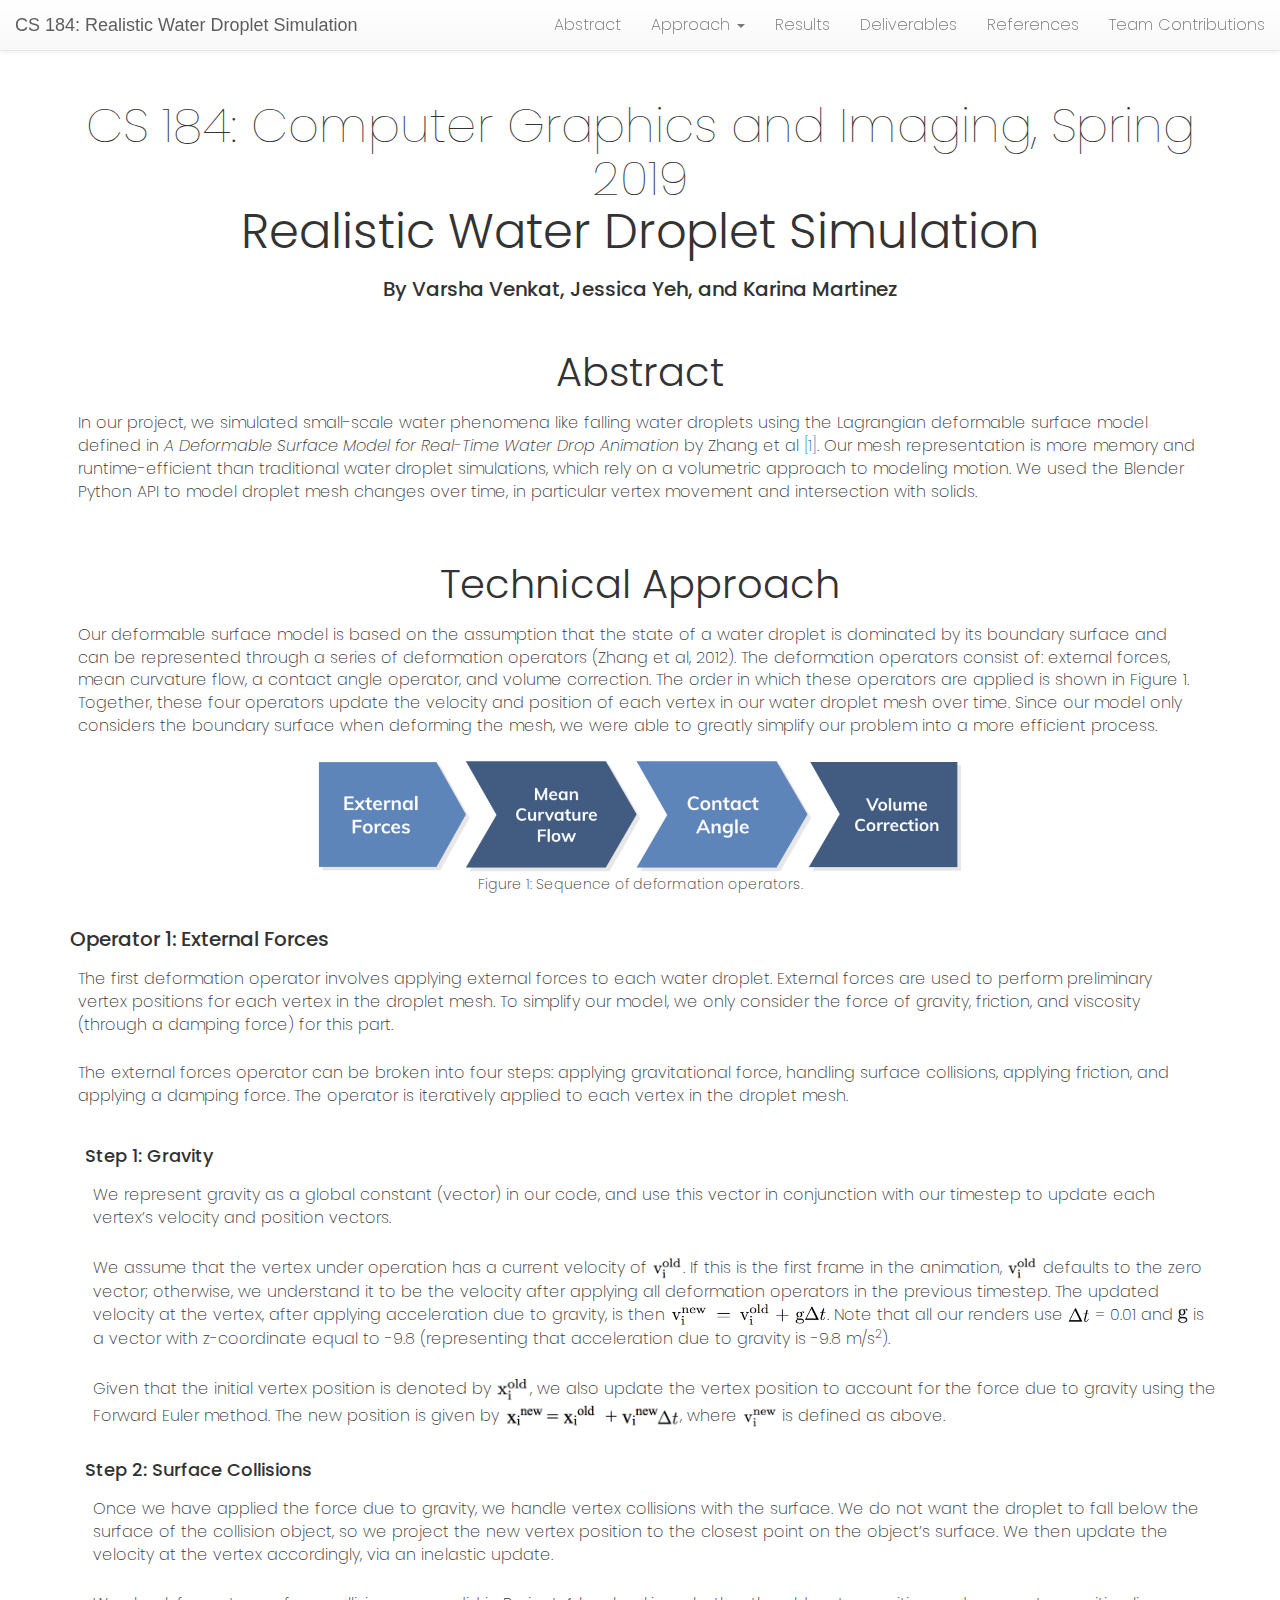
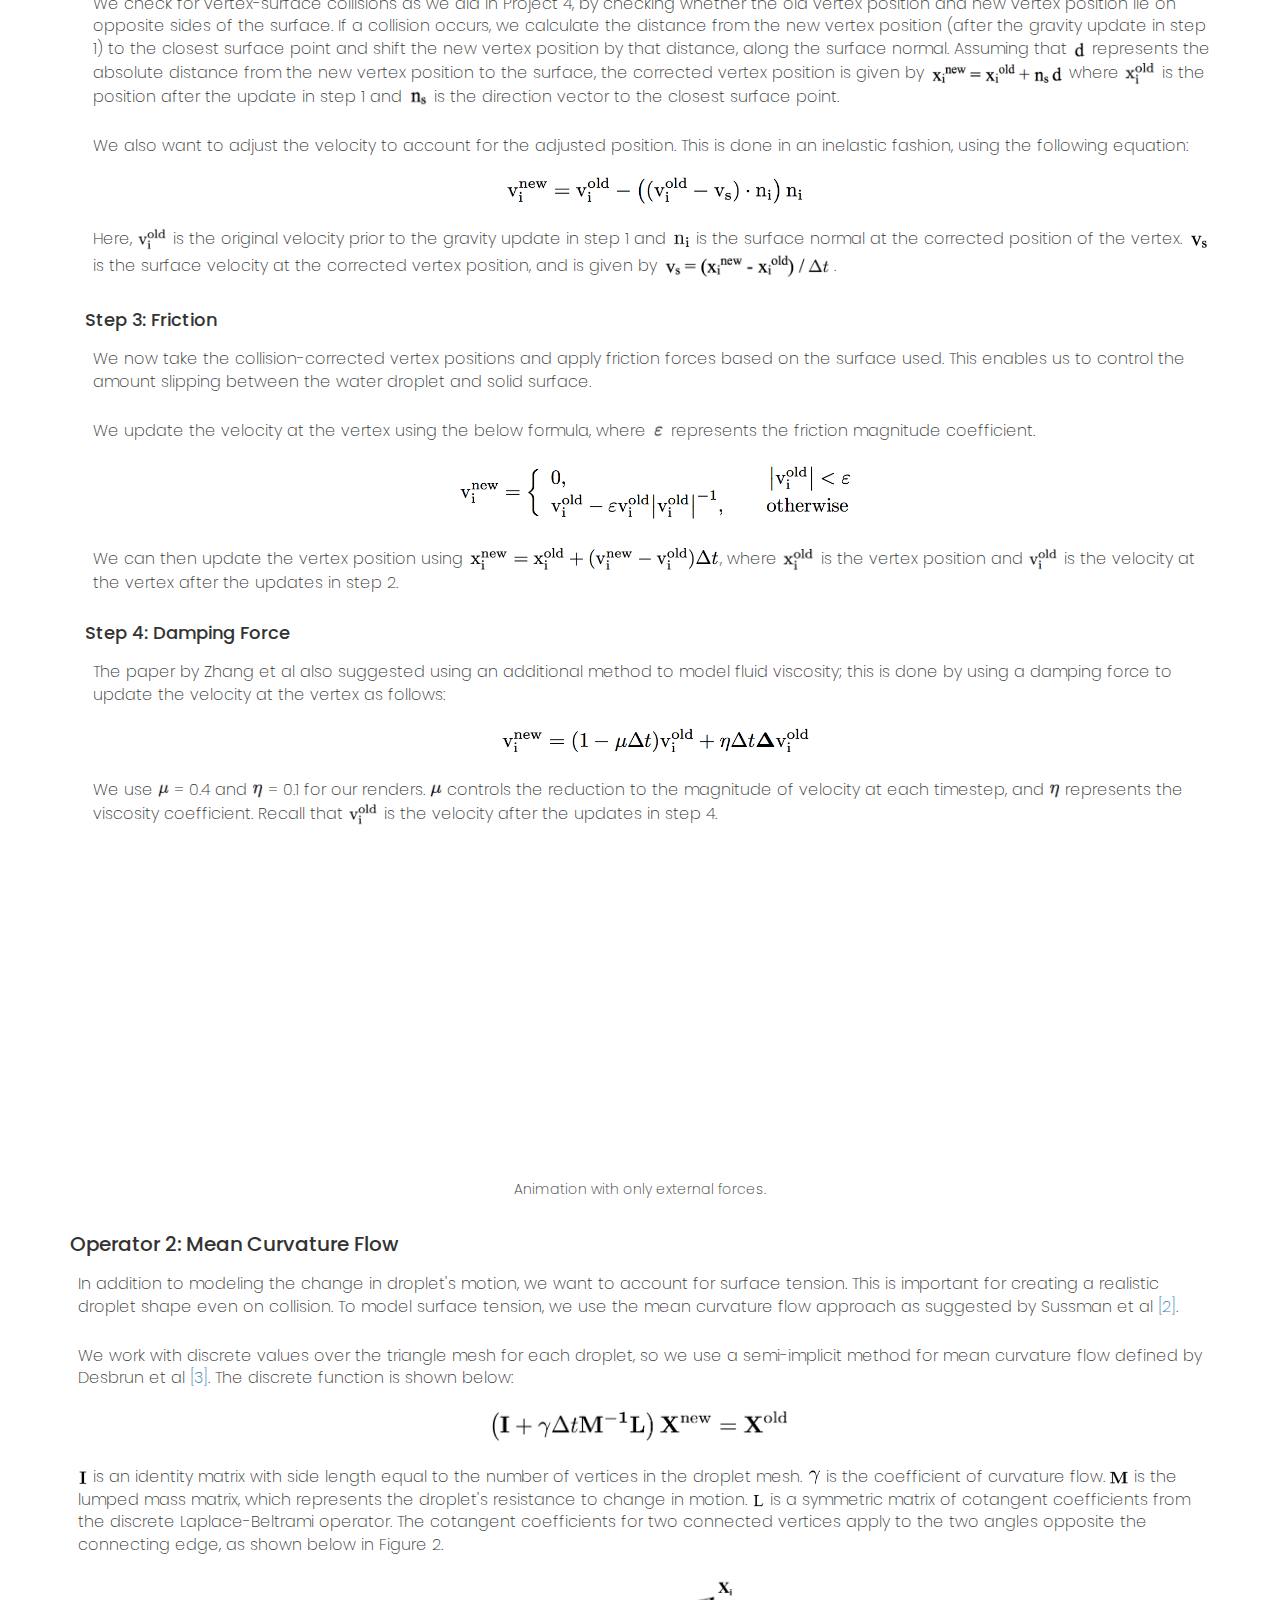
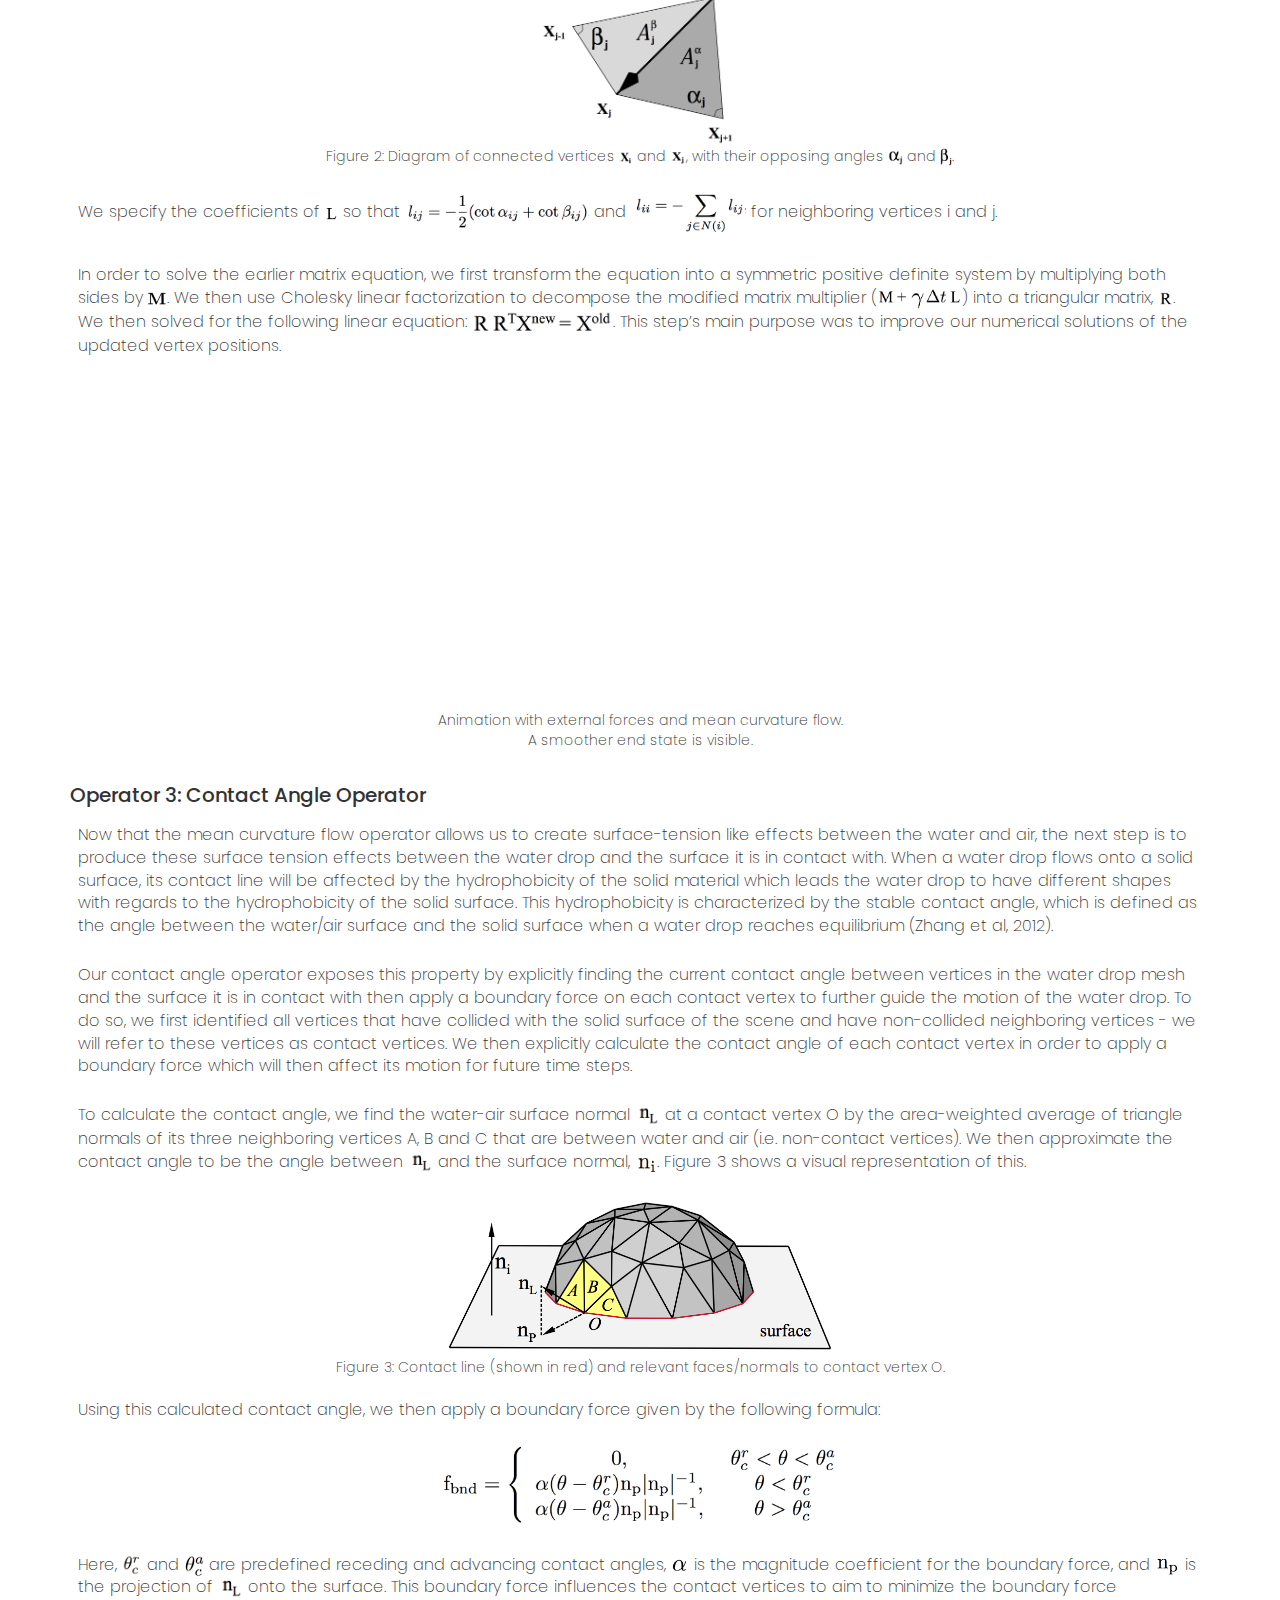
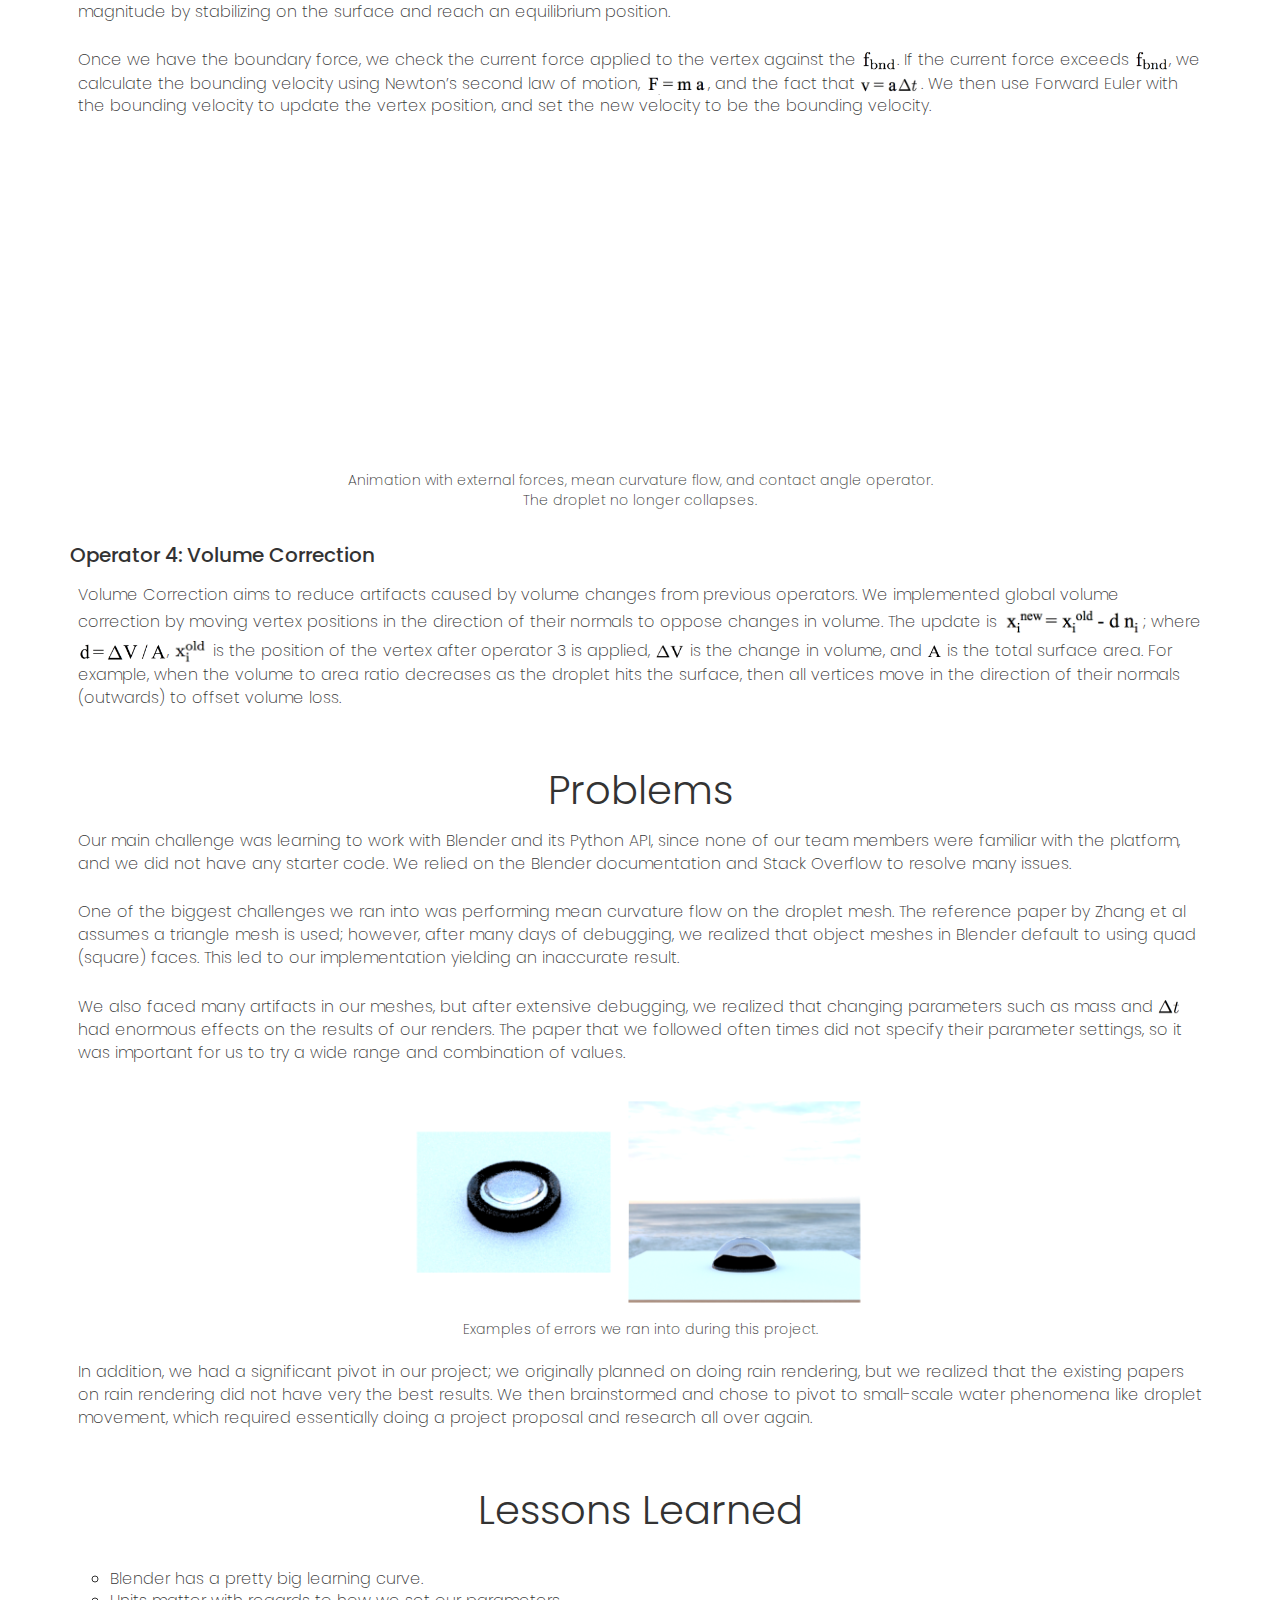
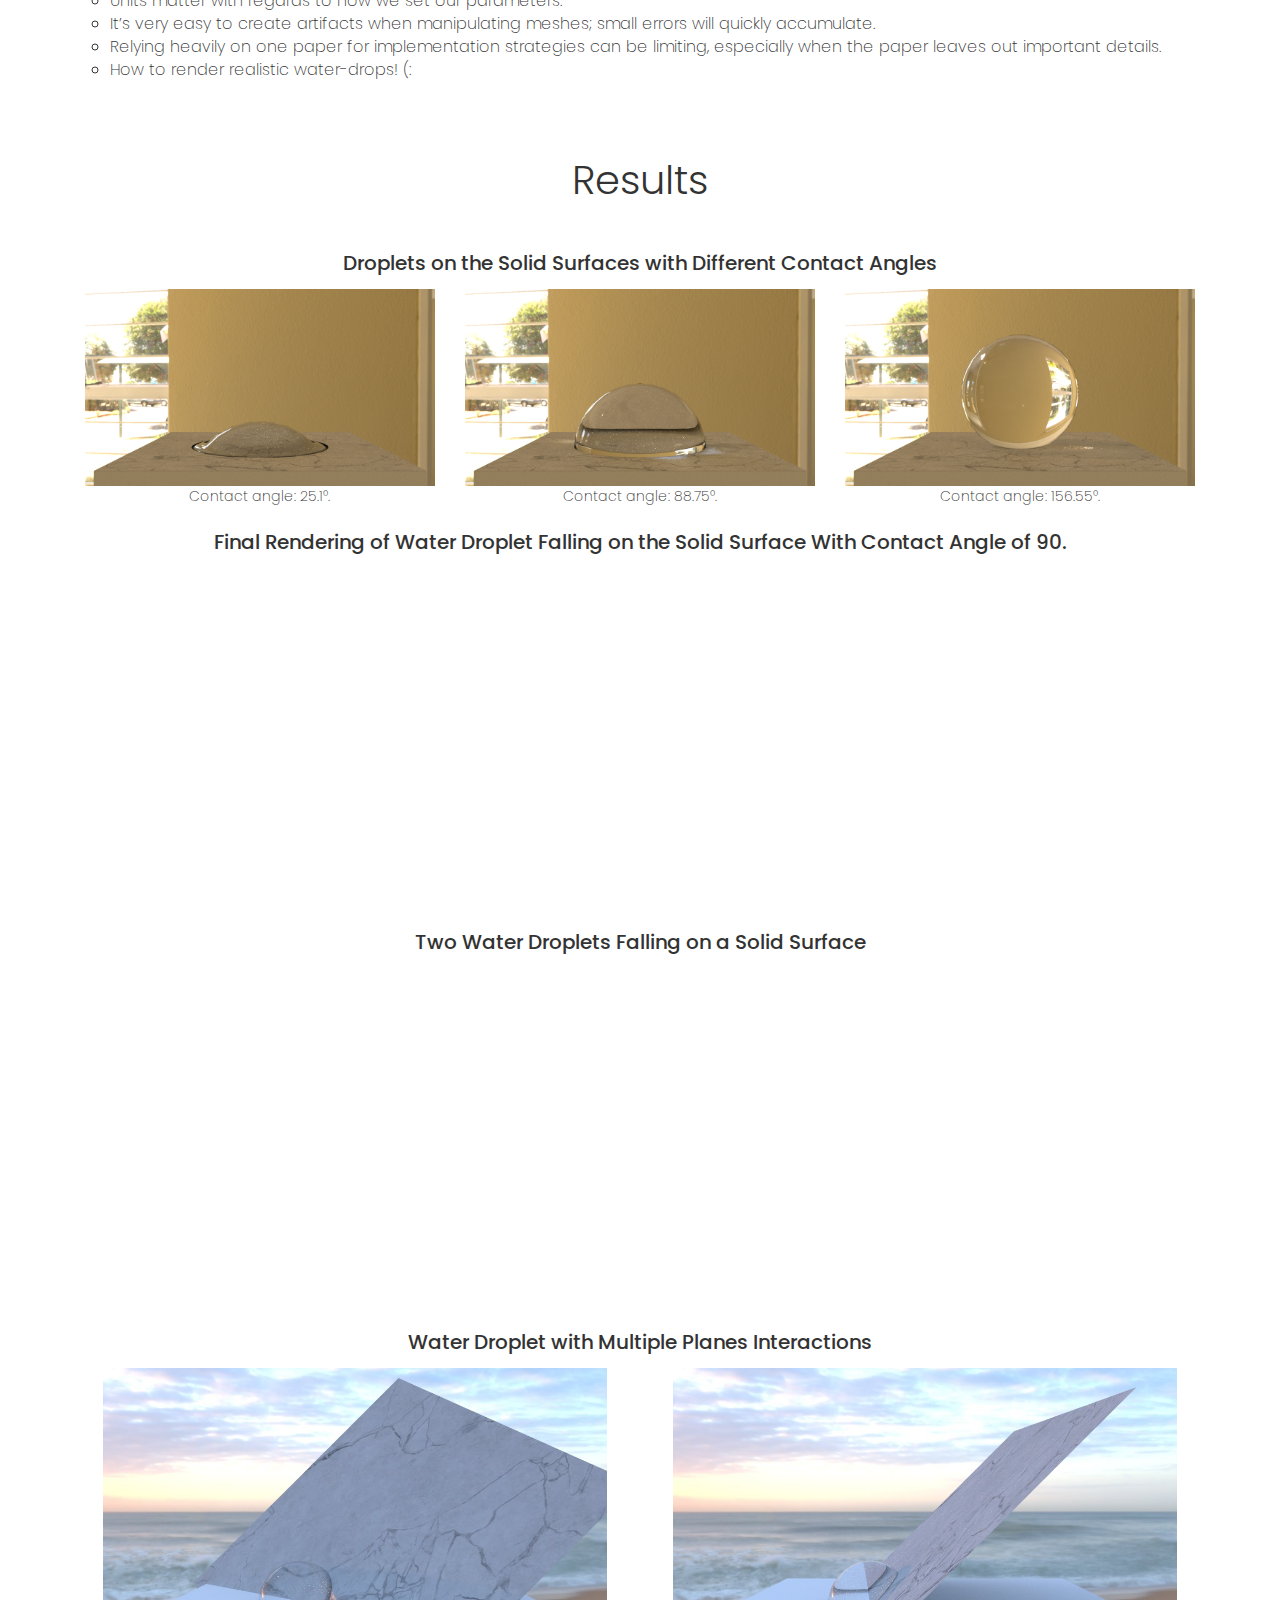
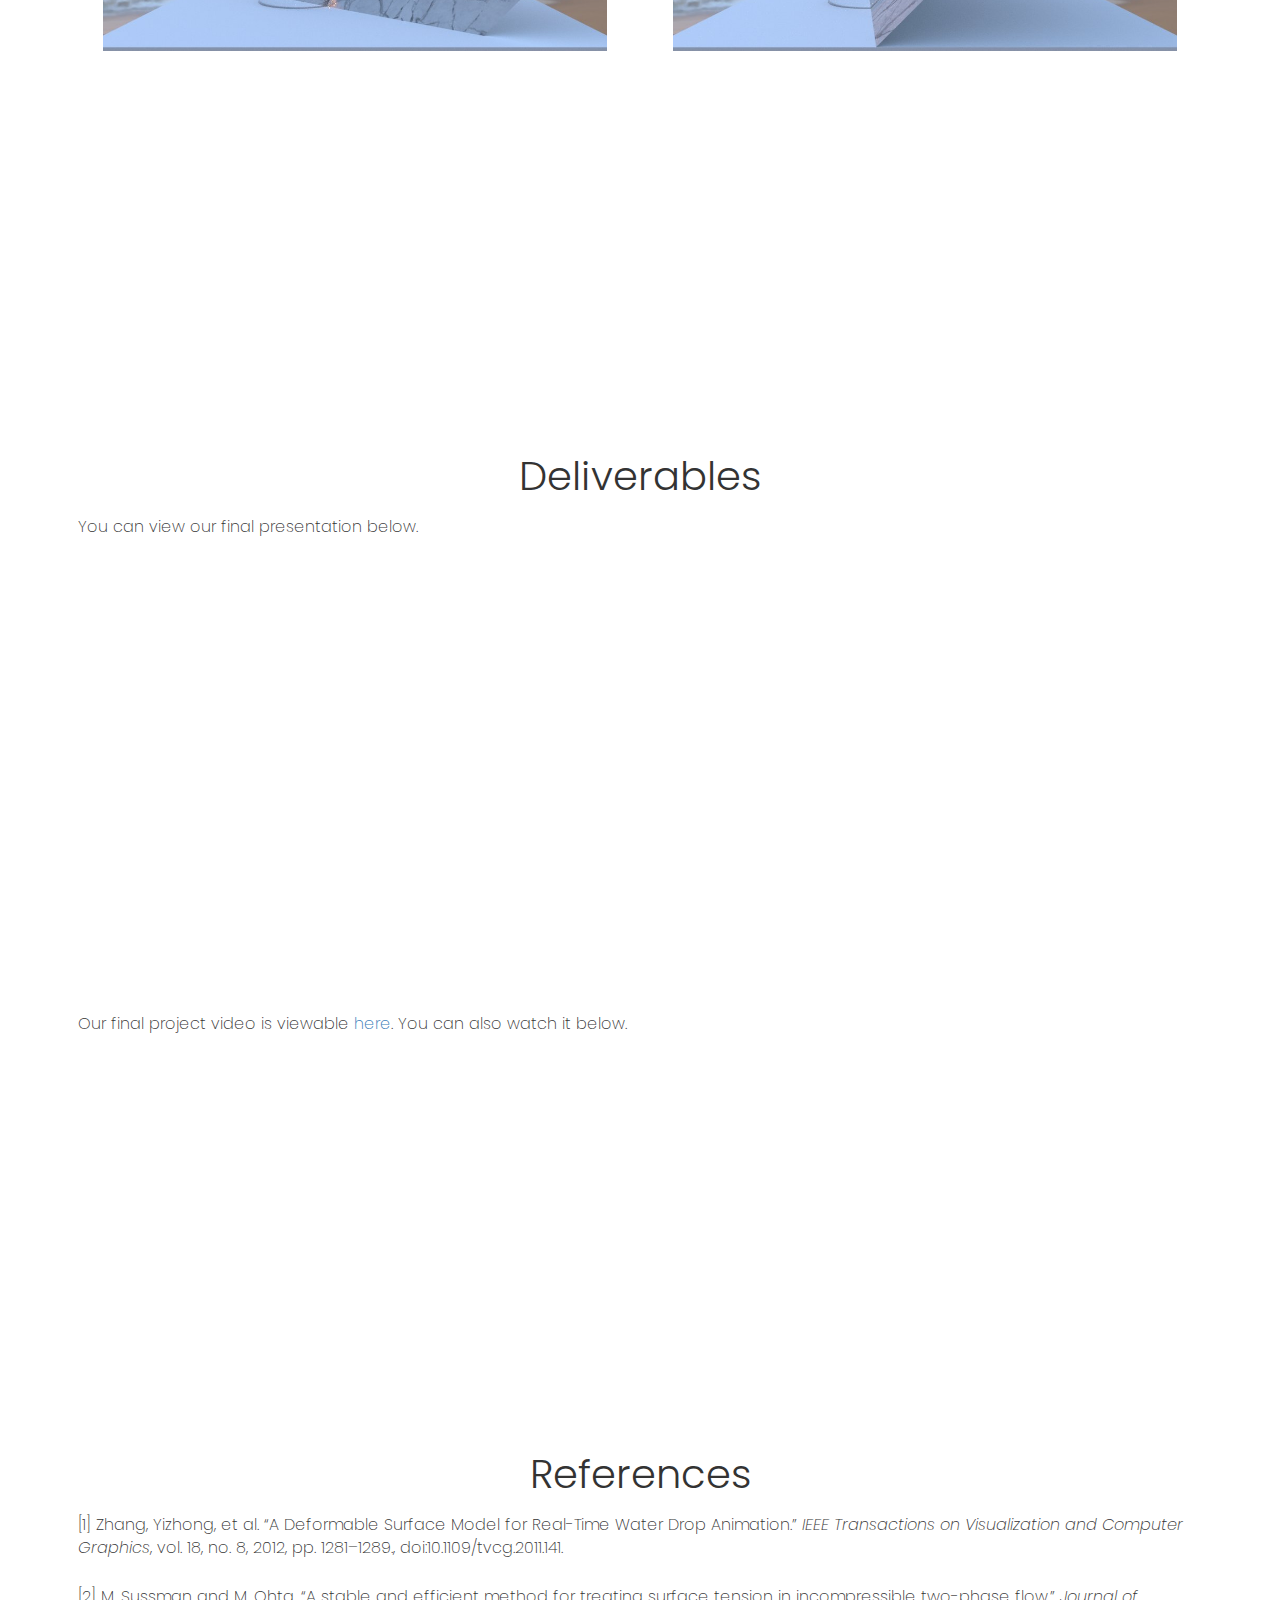
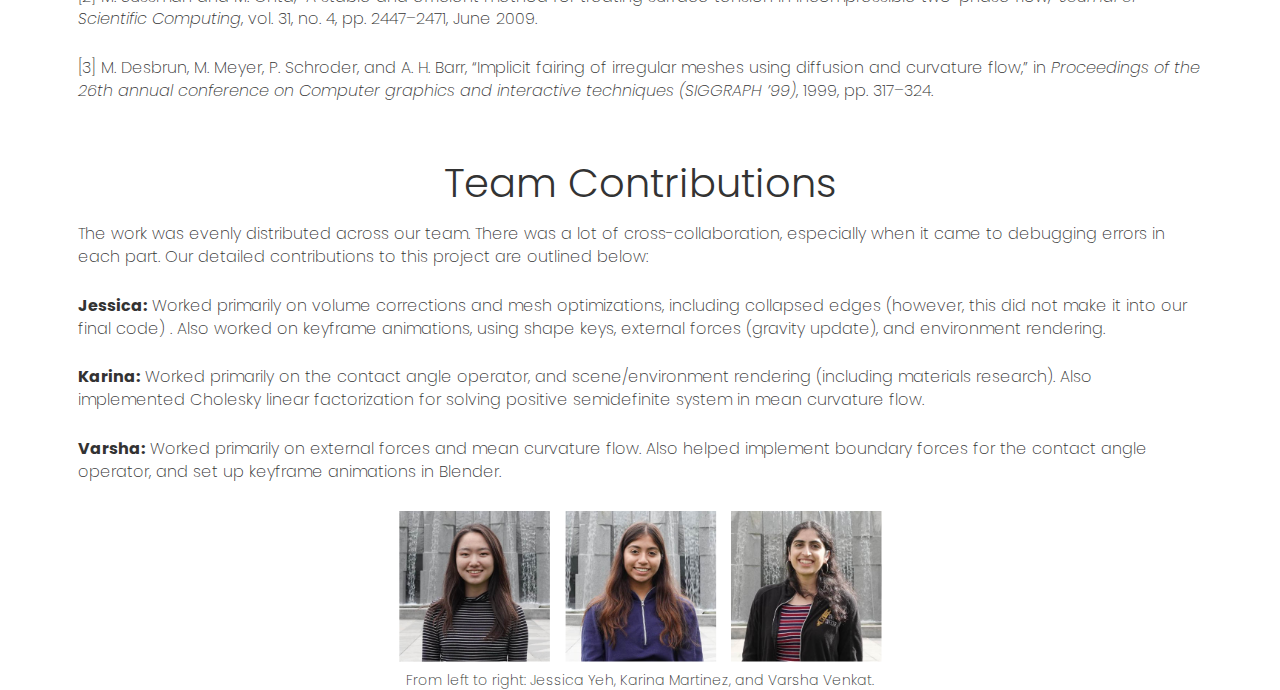
<file: index.html>
<!DOCTYPE html>
<html>
<head>

	<title>Water-Drop Simulation</title>

	<link rel="icon" type="image/png" href="drop.png">


	<!-- Latest compiled and minified CSS -->
	<link rel="stylesheet" href="https://stackpath.bootstrapcdn.com/bootstrap/3.4.1/css/bootstrap.min.css" integrity="sha384-HSMxcRTRxnN+Bdg0JdbxYKrThecOKuH5zCYotlSAcp1+c8xmyTe9GYg1l9a69psu" crossorigin="anonymous">

	<!-- Optional theme -->
	<link rel="stylesheet" href="https://stackpath.bootstrapcdn.com/bootstrap/3.4.1/css/bootstrap-theme.min.css" integrity="sha384-6pzBo3FDv/PJ8r2KRkGHifhEocL+1X2rVCTTkUfGk7/0pbek5mMa1upzvWbrUbOZ" crossorigin="anonymous">

	<!-- Latest compiled and minified JavaScript -->
	<script src="https://ajax.googleapis.com/ajax/libs/jquery/3.4.0/jquery.min.js"></script>
	<script src="https://stackpath.bootstrapcdn.com/bootstrap/3.4.1/js/bootstrap.min.js" integrity="sha384-aJ21OjlMXNL5UyIl/XNwTMqvzeRMZH2w8c5cRVpzpU8Y5bApTppSuUkhZXN0VxHd" crossorigin="anonymous"></script>

	<link href="https://fonts.googleapis.com/css?family=Poppins:100,200,300,500" rel="stylesheet">
	<link rel="stylesheet" href="css/main.css">
</head>

<body>
	<!-- Navbar -->
	<nav class="navbar navbar-default navbar-fixed-top">
	  <div class="container-fluid">
	    <!-- Brand and toggle get grouped for better mobile display -->
	    <div class="navbar-header">
	      <button type="button" class="navbar-toggle collapsed" data-toggle="collapse" data-target="#bs-example-navbar-collapse-1" aria-expanded="false">
	        <span class="sr-only">Toggle navigation</span>
	        <span class="icon-bar"></span>
	        <span class="icon-bar"></span>
	        <span class="icon-bar"></span>
	      </button>
	      <a class="navbar-brand" href="#">CS 184: Realistic Water Droplet Simulation</a>
	    </div>

	    <!-- Collect the nav links, forms, and other content for toggling -->
	    <div class="collapse navbar-collapse" id="bs-example-navbar-collapse-1">
				<ul class="nav navbar-nav navbar-right">
					<li><a href="#abstract">Abstract</a></li>
	        <li class="dropdown">
	          <a href="#" class="dropdown-toggle" data-toggle="dropdown" role="button" aria-haspopup="true" aria-expanded="false">Approach <span class="caret"></span></a>
	          <ul class="dropdown-menu">
							<li id="technical-dropdown"><a href="#technical-approach">Technical Approach</a></li>
								<li class="deform-op">
									<a href="#external-forces" style="padding-left:2em;">
										<span class="glyphicon glyphicon-menu-right" style="font-size: 0.9em;"></span>
										External Forces
									</a>
								</li>
								<li class="deform-op">
									<a href="#mean-curvature-flow" style="padding-left:2em;">
										<span class="glyphicon glyphicon-menu-right" style="font-size: 0.9em;"></span>
										Mean Curvature Flow
									</a>
								</li>
								<li class="deform-op">
									<a href="#contact-angle-operator" style="padding-left:2em;">
										<span class="glyphicon glyphicon-menu-right" style="font-size: 0.9em;"></span>
										Contact Angle Operator
									</a>
								</li>
								<li class="deform-op">
									<a href="#volume-correction" style="padding-left:2em;">
										<span class="glyphicon glyphicon-menu-right" style="font-size: 0.9em;"></span>
										Volume Correction
									</a>
								</li>
	            <li role="separator" class="divider"></li>
	            <li><a href="#problems">Problems</a></li>
	            <li role="separator" class="divider"></li>
	            <li><a href="#lessons-learned">Lessons Learned</a></li>
	          </ul>
	        </li>
					<li><a href="#results">Results</a></li>
					<li><a href="#deliverables">Deliverables</a></li>
					<li><a href="#references">References</a></li>
					<li><a href="#contributions">Team Contributions</a></li>
      </ul>
	    </div><!-- /.navbar-collapse -->
	  </div><!-- /.container-fluid -->
	</nav>

	<div class="container">

		<!-- Header -->
		<h1>CS 184: Computer Graphics and Imaging, Spring 2019<br>
			<span class="sp-1">Realistic Water Droplet Simulation</span></h1>
			<h3>By Varsha Venkat, Jessica Yeh, and Karina Martinez</h3>

		<!-- Abstract -->
		<a class="anchor" id="abstract"></a>
		<h2>Abstract</h2>

			<p>
				In our project, we simulated small-scale water phenomena like falling water droplets using the Lagrangian deformable surface model defined in <i>A Deformable Surface Model for Real-Time Water Drop Animation</i> by Zhang et al <a href="#ref-1">[1]</a>. Our mesh representation is more memory and runtime-efficient than traditional water droplet simulations, which rely on a volumetric approach to modeling motion. We used the Blender Python API to model droplet mesh changes over time, in particular vertex movement and intersection with solids.

			</p>

		<!-- Technical Approach -->
		<a class="anchor" id="technical-approach"></a>
		<h2>Technical Approach</h2>

			<p>
				Our deformable surface model is based on the assumption that the state of a water droplet is dominated by its boundary surface and can be represented through a series of deformation operators (Zhang et al, 2012). The deformation operators consist of: external forces, mean curvature flow, a contact angle operator, and volume correction. The order in which these operators are applied is shown in Figure 1. Together, these four operators update the velocity and position of each vertex in our water droplet mesh over time. Since our model only considers the boundary surface when deforming the mesh, we were able to greatly simplify our problem into a more efficient process.
			</p>

			<div align="middle" style="padding-bottom: 1em;">
				<img src="./images/deformation_operators.png" width="650px"/>
				<figcaption align="middle">Figure 1: Sequence of deformation operators.</figcaption>
			</div>

			<a class="anchor" id="external-forces"></a>
			<h3 style="text-align: left;">Operator 1: External Forces</h3>

				<p>
					The first deformation operator involves applying external forces to each water droplet. External forces are used to perform preliminary vertex positions for each vertex in the droplet mesh. To simplify our model, we only consider the force of gravity, friction, and viscosity (through a damping force) for this part.
				</p>

				<p>
					The external forces operator can be broken into four steps: applying gravitational force, handling surface collisions, applying friction, and applying a damping force. The operator is iteratively applied to each vertex in the droplet mesh.
				</p>

				<div class="container">

					<h4>Step 1: Gravity</h4>

						<p>
							We represent gravity as a global constant (vector) in our code, and use this vector in conjunction with our timestep to update each vertex’s velocity and position vectors.
						</p>

						<p>
							We assume that the vertex under operation has a current velocity of <img src="./images/v_old.png" height="25px">. If this is the first frame in the animation, <img src="./images/v_old.png" height="25px"> defaults to the zero vector; otherwise, we understand it to be the velocity after applying all deformation operators in the previous timestep. The updated velocity at the vertex, after applying acceleration due to gravity, is then <img src="./images/gravity_vel_update.png" height="25px"/>. Note that all our renders use <img src="./images/dt.png" width="22px"/> = 0.01 and <img src="./images/gravity.png" width="10px"/> is a vector with z-coordinate equal to -9.8 (representing that acceleration due to gravity is -9.8 m/s<sup>2</sup>).
						</p>

						<p>
							Given that the initial vertex position is denoted by <img src="./images/x_old.png" height="25px"/>, we also update the vertex position to account for the force due to gravity using the Forward Euler method. The new position is given by <img src="./images/gravity_forward_euler.png" height="30px"/>, where <img src="./images/v_new.png" height="23px"> is defined as above.
						</p>

					<h4>Step 2: Surface Collisions</h4>

						<p>
							Once we have applied the force due to gravity, we handle vertex collisions with the surface. We do not want the droplet to fall below the surface of the collision object, so we project the new vertex position to the closest point on the object’s surface. We then update the velocity at the vertex accordingly, via an inelastic update.
						</p>

						<p>
							We check for vertex-surface collisions as we did in Project 4, by checking whether the old vertex position and new vertex position lie on opposite sides of the surface. If a collision occurs, we calculate the distance from the new vertex position (after the gravity update in step 1) to the closest surface point and shift the new vertex position by that distance, along the surface normal. Assuming that <img src="./images/d.png" height="20px"/> represents the absolute distance from the new vertex position to the surface, the corrected vertex position is given by <img src="./images/collision_pos_update.png" height="24px"/> where <img src="./images/x_old.png" height="25px"/> is the position after the update in step 1 and <img src="./images/dir_surface.png" width="22px"/> is the direction vector to the closest surface point.
						</p>

						<p>
							We also want to adjust the velocity to account for the adjusted position. This is done in an inelastic fashion, using the following equation:
						</p>

						<div align="middle" style="padding-bottom: 1em;">
							<img src="./images/collision_vel_update.png" width="300px"/>
						</div>

						<p>
							Here, <img src="./images/v_old.png" height="25px"> is the original velocity prior to the gravity update in step 1 and <img src="./images/surface_normal.png" width="20px"/> is the surface normal at the corrected position of the vertex. <img src="./images/surface_velocity.png" height="24px"/> is the surface velocity at the corrected vertex position, and is given by <img src="./images/surface_velocity_eqn.png" height="30px"/>.
						</p>

					<h4>Step 3: Friction</h4>

						<p>
							We now take the collision-corrected vertex positions and apply friction forces based on the surface used. This enables us to control the amount slipping between the water droplet and solid surface.
						</p>

						<p>
							We update the velocity at the vertex using the below formula, where <img src="./images/epsilon.png" width="15px"/> represents the friction magnitude coefficient.
						</p>

						<div align="middle" style="padding-bottom: 1em;">
							<img src="./images/friction_velocity_eqn.png" width="400px"/>
						</div>

						<p>
							We can then update the vertex position using <img src="./images/friction_position_update.png" height="25px"/>, where <img src="./images/x_old.png" height="25px"/> is the vertex position and <img src="./images/v_old.png" height="25px"/> is the velocity at the vertex after the updates in step 2.
						</p>

					<h4>Step 4: Damping Force</h4>

						<p>
							The paper by Zhang et al also suggested using an additional method to model fluid viscosity; this is done by using a damping force to update the velocity at the vertex as follows:
						</p>

						<div align="middle" style="padding-bottom: 1em;">
							<img src="./images/damping_force_eqn.png" width="315px"/>
						</div>

						<p>
							We use <img src="./images/mu.png" height="15px"/> = 0.4 and <img src="./images/nu.png" height="15px"/> = 0.1 for our renders. <img src="./images/mu.png" height="15px"/> controls the reduction to the magnitude of velocity at each timestep, and <img src="./images/nu.png" height="15px"/> represents the viscosity coefficient. Recall that <img src="./images/v_old.png" height="25px"> is the velocity after the updates in step 4.
						</p>

				</div>

				<div align="middle" style="padding-top: 1em; padding-bottom: 1em;">
					<iframe width="560" height="315" src="https://youtube.com/embed/jBplhUwRxmQ" frameborder="0" allow="accelerometer; autoplay; encrypted-media; gyroscope; picture-in-picture" allowfullscreen></iframe>
					<figcaption align="middle">Animation with only external forces.</figcaption>
				</div>

			<a class="anchor" id="mean-curvature-flow"></a>
			<h3 style="text-align: left;">Operator 2: Mean Curvature Flow</h3>

				<p>
					In addition to modeling the change in droplet's motion, we want to account for surface tension. This is important for creating a realistic droplet shape even on collision. To model surface tension, we use the mean curvature flow approach as suggested by Sussman et al <a href="#ref-2">[2]</a>.
				</p>

				<p>
					We work with discrete values over the triangle mesh for each droplet, so we use a semi-implicit method for mean curvature flow defined by Desbrun et al <a href="#ref-3">[3]</a>. The discrete function is shown below:
				</p>

				<div align="middle" style="padding-bottom: 1em;">
					<img src="./images/semi_implicit_method.png" width="300px"/>
				</div>

				<p>
					<img src="./images/identity.png" height="15px"/> is an identity matrix with side length equal to the number of vertices in the droplet mesh. <img src="./images/gamma.png" height="18px"/> is the coefficient of curvature flow. <img src="./images/lumped_mass_matrix.png" height="15px"/> is the lumped mass matrix, which represents the droplet's resistance to change in motion. <img src="./images/cotangent_matrix.png" height="15px"/> is a symmetric matrix of cotangent coefficients from the discrete Laplace-Beltrami operator. The cotangent coefficients for two connected vertices apply to the two angles opposite the connecting edge, as shown below in Figure 2.
				</p>

				<div align="middle" style="padding-bottom: 1em;">
					<img src="./images/cotangent_diagram.png" width="200px"/>
					<figcaption align="middle">Figure 2: Diagram of connected vertices <img src="./images/x_i.png" height="18px"/> and <img src="./images/x_j.png" height="18px"/>, with their opposing angles <img src="./images/alpha_j.png" height="15px"/> and <img src="./images/beta_j.png" height="18px"/>.
				</div>

				<p>
					We specify the coefficients of <img src="./images/cotangent_matrix.png" height="15px"/> so that <img src="./images/l_ij.png" height="40px"/> and <img src="./images/l_ii.png" height="50px"/> for neighboring vertices i and j.
				</p>

				<p>
					In order to solve the earlier matrix equation, we first transform the equation into a symmetric positive definite system by multiplying both sides by <img src="./images/lumped_mass_matrix.png" height="15px"/>. We then use Cholesky linear factorization to decompose the modified matrix multiplier (<img src="./images/multiplier.png" height="22px"/>) into a triangular matrix, <img src="./images/triangular_matrix.png" height="17px"/>. We then solved for the following linear equation: <img src="./images/cholesky_factorization.png" height="25px"/>. This step’s main purpose was to improve our numerical solutions of the updated vertex positions.
				</p>

				<div align="middle" style="padding-top: 1em; padding-bottom: 1em;">
					<iframe width="560" height="315" src="https://youtube.com/embed/ahd2Df32Ba4" frameborder="0" allow="accelerometer; autoplay; encrypted-media; gyroscope; picture-in-picture" allowfullscreen></iframe>
					<figcaption align="middle">Animation with external forces and mean curvature flow.<br>A smoother end state is visible.</figcaption>
				</div>

			<a class="anchor" id="contact-angle-operator"></a>
			<h3 style="text-align: left;">Operator 3: Contact Angle Operator</h3>

				<p>
					Now that the mean curvature flow operator allows us to create surface-tension like effects between the water and air, the next step is to produce these surface tension effects between the water drop and the surface it is in contact with. When a water drop flows onto a solid surface, its contact line will be affected by the hydrophobicity of the solid material which leads the water drop to have different shapes with regards to the hydrophobicity of the solid surface. This hydrophobicity is characterized by the stable contact angle, which is defined as the angle between the water/air surface and the solid surface when a water drop reaches equilibrium (Zhang et al, 2012).
				</p>

				<p>
					Our contact angle operator exposes this property by explicitly finding the current contact angle between vertices in the water drop mesh and the surface it is in contact with then apply a boundary force on each contact vertex to further guide the motion of the water drop. To do so, we first identified all vertices that have collided with the solid surface of the scene and have non-collided neighboring vertices - we will refer to these vertices as contact vertices. We then explicitly calculate the contact angle of each contact vertex in order to apply a boundary force which will then affect its motion for future time steps.
				</p>

				<p>
					To calculate the contact angle, we find the water-air surface normal <img src="./images/water_air_normal.png" width="25px"/> at a contact vertex O by the area-weighted average of triangle normals of its three neighboring vertices A, B and C that are between water and air (i.e. non-contact vertices). We then approximate the contact angle to be the angle between <img src="./images/water_air_normal.png" width="25px"/> and the surface normal, <img src="./images/surface_normal.png" width="22px"/>. Figure 3 shows a visual representation of this.
				</p>

				<div align="middle" style="padding-bottom: 1em;">
					<img src="./images/contact_line_diagram.png" width="400px"/>
					<figcaption align="middle">Figure 3: Contact line (shown in red) and relevant faces/normals to contact vertex O.</figcaption>
				</div>

				<p>
					Using this calculated contact angle, we then apply a boundary force given by the following formula:
				</p>

				<div align="middle" style="padding-bottom: 1em;">
					<img src="./images/contact_angle_force_bound.png" width="400px"/>
				</div>

				<p>
					Here, <img src="./images/receding_angle.png" width="20px"> and <img src="./images/advancing_angle.png" width="20px"> are predefined receding and advancing contact angles, <img src="./images/alpha.png" width="18px"> is the magnitude coefficient for the boundary force, and <img src="./images/normal_projection.png" width="25px"> is the projection of <img src="./images/water_air_normal.png" width="25px"> onto the surface. This boundary force influences the contact vertices to aim to minimize the boundary force magnitude by stabilizing on the surface and reach an equilibrium position.
				</p>

				<p>
					Once we have the boundary force, we check the current force applied to the vertex against the <img src="./images/f_bound.png" height="23px"/>. If the current force exceeds <img src="./images/f_bound.png" height="23px"/>, we calculate the bounding velocity using Newton’s second law of motion, <img src="./images/newton_law2.png" height="22px"/>, and the fact that <img src="./images/velocity_def.png" height="22px"/>. We then use Forward Euler with the bounding velocity to update the vertex position, and set the new velocity to be the bounding velocity.
				</p>

				<div align="middle" style="padding-top: 1em; padding-bottom: 1em;">
					<iframe width="560" height="315" src="https://youtube.com/embed/fydAeE6UgOw" frameborder="0" allow="accelerometer; autoplay; encrypted-media; gyroscope; picture-in-picture" allowfullscreen></iframe>
					<figcaption align="middle">Animation with external forces, mean curvature flow, and contact angle operator.<br>The droplet no longer collapses.</figcaption>
				</div>

			<a class="anchor" id="volume-correction"></a>
			<h3 style="text-align: left;">Operator 4: Volume Correction</h3>

				<p>
					Volume Correction aims to reduce artifacts caused by volume changes from previous operators. We implemented global volume correction by moving vertex positions in the direction of their normals to oppose changes in volume. The update is <img src="./images/volume_correction_eqn.png" height="32px"/>; where <img src="./images/d_eqn.png" height="18px"/>, <img src="./images/x_old.png" height="25px"/> is the position of the vertex after operator 3 is applied, <img src="./images/change_in_volume.png" width="30px"/> is the change in volume, and <img src="./images/area.png" width="15px"/> is the total surface area. For example, when the volume to area ratio decreases as the droplet hits the surface, then all vertices move in the direction of their normals (outwards) to offset volume loss.
				</p>

		<!-- Problems -->
		<a class="anchor" id="problems"></a>
		<h2>Problems</h2>

			<p>
				Our main challenge was learning to work with Blender and its Python API, since none of our team members were familiar with the platform, and we did not have any starter code. We relied on the Blender documentation and Stack Overflow to resolve many issues.
			</p>

			<p>
				One of the biggest challenges we ran into was performing mean curvature flow on the droplet mesh. The reference paper by Zhang et al assumes a triangle mesh is used; however, after many days of debugging, we realized that object meshes in Blender default to using quad (square) faces. This led to our implementation yielding an inaccurate result.
			</p>

			<p>
				We also faced many artifacts in our meshes, but after extensive debugging, we realized that changing parameters such as mass and <img src="./images/dt.png" width="22px"/> had enormous effects on the results of our renders. The paper that we followed often times did not specify their parameter settings, so it was important for us to try a wide range and combination of values.
			</p>

			<div align="middle" style="padding-bottom: 1em;">
				<img src="./images/sample_bugs.png" width="480px"/>
				<figcaption align="middle"/>Examples of errors we ran into during this project.</figcaption>
			</div>

			<p>
				In addition, we had a significant pivot in our project; we originally planned on doing rain rendering, but we realized that the existing papers on rain rendering did not have very the best results. We then brainstormed and chose to pivot to small-scale water phenomena like droplet movement, which required essentially doing a project proposal and research all over again.
			</p>

		<!-- Lessons Learned -->
		<a class="anchor" id="lessons-learned"></a>
		<h2>Lessons Learned</h2>

			<p>
				<ul>
					<li>Blender has a pretty big learning curve.
					<li>Units matter with regards to how we set our parameters.
					<li>It’s very easy to create artifacts when manipulating meshes; small errors will quickly accumulate.
					<li>Relying heavily on one paper for implementation strategies can be limiting, especially when the paper leaves out important details.
					<li>How to render realistic water-drops! (:
				</ul>
			</p>

		<!-- Results -->
		<a class="anchor" id="results"></a>
		<h2>Results</h2>

			<br>
			<h3 style="text-align: center;">Droplets on the Solid Surfaces with Different Contact Angles</h3>

				<div class="row">
				  <div class="column">
				    <img src="./images/final-25.1.png" width="350px"/>
						<figcaption align="middle">Contact angle: 25.1<span>&deg;</span>.</figcaption>
				  </div>
				  <div class="column">
				    <img src="./images/final-88.75.png" width="350px"/>
						<figcaption align="middle">Contact angle: 88.75<span>&deg;</span>.</figcaption>
				  </div>
				  <div class="column">
						<img src="./images/final-156.55.png" width="350px"/>
						<figcaption align="middle">Contact angle: 156.55<span>&deg;</span>.</figcaption>
				  </div>
				</div>

			<h3 style="text-align: center;">Final Rendering of Water Droplet Falling on the Solid Surface With Contact Angle of 90.</h3>

				<div align="middle" style="padding-top: 1em; padding-bottom: 1em;">
					<iframe width="560" height="315" src="https://www.youtube.com/embed/cEvWzJXYpOU" frameborder="0" allow="accelerometer; autoplay; encrypted-media; gyroscope; picture-in-picture" allowfullscreen></iframe>
				</div>

			<h3 style="text-align: center;">Two Water Droplets Falling on a Solid Surface</h3>

				<div align="middle" style="padding-top: 1em; padding-bottom: 1em;">
					<iframe width="560" height="315" src="https://youtube.com/embed/GL5-WCPEnZY" frameborder="0" allow="accelerometer; autoplay; encrypted-media; gyroscope; picture-in-picture" allowfullscreen></iframe>
				</div>

				<h3 style="text-align: center;">Water Droplet with Multiple Planes Interactions</h3>
				<div class="row">
					<div class="column2">
						<img src="./images/beach_drop.jpg" width="90%"/>
					</div>
					<div class="column2">
						<img src="./images/beach_drop3.jpg" width="90%"/>
					</div>
				</div>

				<div align="middle" style="padding-top: 1em; padding-bottom: 1em;">
					<iframe width="560" height="315" src="https://www.youtube.com/embed/1U1yn6afd6o" frameborder="0" allow="accelerometer; autoplay; encrypted-media; gyroscope; picture-in-picture" allowfullscreen></iframe>
				</div>

		<a class="anchor" id="deliverables"></a>
		<h2>Deliverables</h2>

			<p>
				You can view our final presentation below.
			</p>

			<div align="middle" style="padding-top: 1em; padding-bottom: 1em;">
				<iframe src="https://docs.google.com/presentation/d/e/2PACX-1vRT_xrmVDjhUlcVnbMK_oQHuI_mszSF72KPBzQK9M3YRicicxwTT3r1HdQr8o3bmQC-WqqzAaYqTuGL/embed?start=false&loop=false&delayms=5000" frameborder="0" width="700" height="415" allowfullscreen="true" mozallowfullscreen="true" webkitallowfullscreen="true"></iframe>
			</div>

			<p>
				Our final project video is viewable <a href="https://www.youtube.com/watch?v=r8FPO_OXpLM">here</a>. You can also watch it below.
			</p>

			<div align="middle" style="padding-top: 1em; padding-bottom: 1em;">
				<iframe width="560" height="315" src="https://www.youtube.com/embed/r8FPO_OXpLM" frameborder="0" allow="accelerometer; autoplay; encrypted-media; gyroscope; picture-in-picture" allowfullscreen></iframe>
			</div>

		<!-- References -->
		<a class="anchor" id="references"></a>
		<h2>References</h2>

			<a class="anchor" id="ref-1"></a>
			<p>
				[1] Zhang, Yizhong, et al. “A Deformable Surface Model for Real-Time Water Drop Animation.” <i>IEEE Transactions on Visualization and Computer Graphics</i>, vol. 18, no. 8, 2012, pp. 1281–1289., doi:10.1109/tvcg.2011.141.
			</p>

			<a class="anchor" id="ref-2"></a>
			<p>
				[2] M. Sussman and M. Ohta, “A stable and efficient method for treating surface tension in incompressible two-phase flow,” <i>Journal of Scientific Computing</i>, vol. 31, no. 4, pp. 2447–2471, June 2009.
			</p>

			<a class="anchor" id="ref-3"></a>
			<p>
				[3] M. Desbrun, M. Meyer, P. Schroder, and A. H. Barr, “Implicit fairing of irregular meshes using diffusion and curvature flow,” in <i>Proceedings of the 26th annual conference on Computer graphics and interactive techniques (SIGGRAPH ’99)</i>, 1999, pp. 317–324.
			</p>

		<!-- Team Contributions -->
		<a class="anchor" id="contributions"></a>
		<h2>Team Contributions</h2>
			<p>
				The work was evenly distributed across our team. There was a lot of cross-collaboration, especially when it came to debugging errors in each part. Our detailed contributions to this project are outlined below:
			</p>

			<p>
				<b>Jessica:</b> Worked primarily on volume corrections and mesh optimizations, including collapsed edges (however, this did not make it into our final code) . Also worked on keyframe animations, using shape keys, external forces (gravity update), and environment rendering.
			</p>

			<p>
				<b>Karina:</b> Worked primarily on the contact angle operator, and scene/environment rendering (including materials research). Also implemented Cholesky linear factorization for solving positive semidefinite system in mean curvature flow.
			</p>

			<p>
				<b>Varsha:</b> Worked primarily on external forces and mean curvature flow. Also helped implement boundary forces for the contact angle operator, and set up keyframe animations in Blender.
			</p>

			<div align="middle">
				<img src="./images/team.png" width="500px" />
				<figcaption align="middle">From left to right: Jessica Yeh, Karina Martinez, and Varsha Venkat.</figcaption>
	    </div>

	</div>
</file>
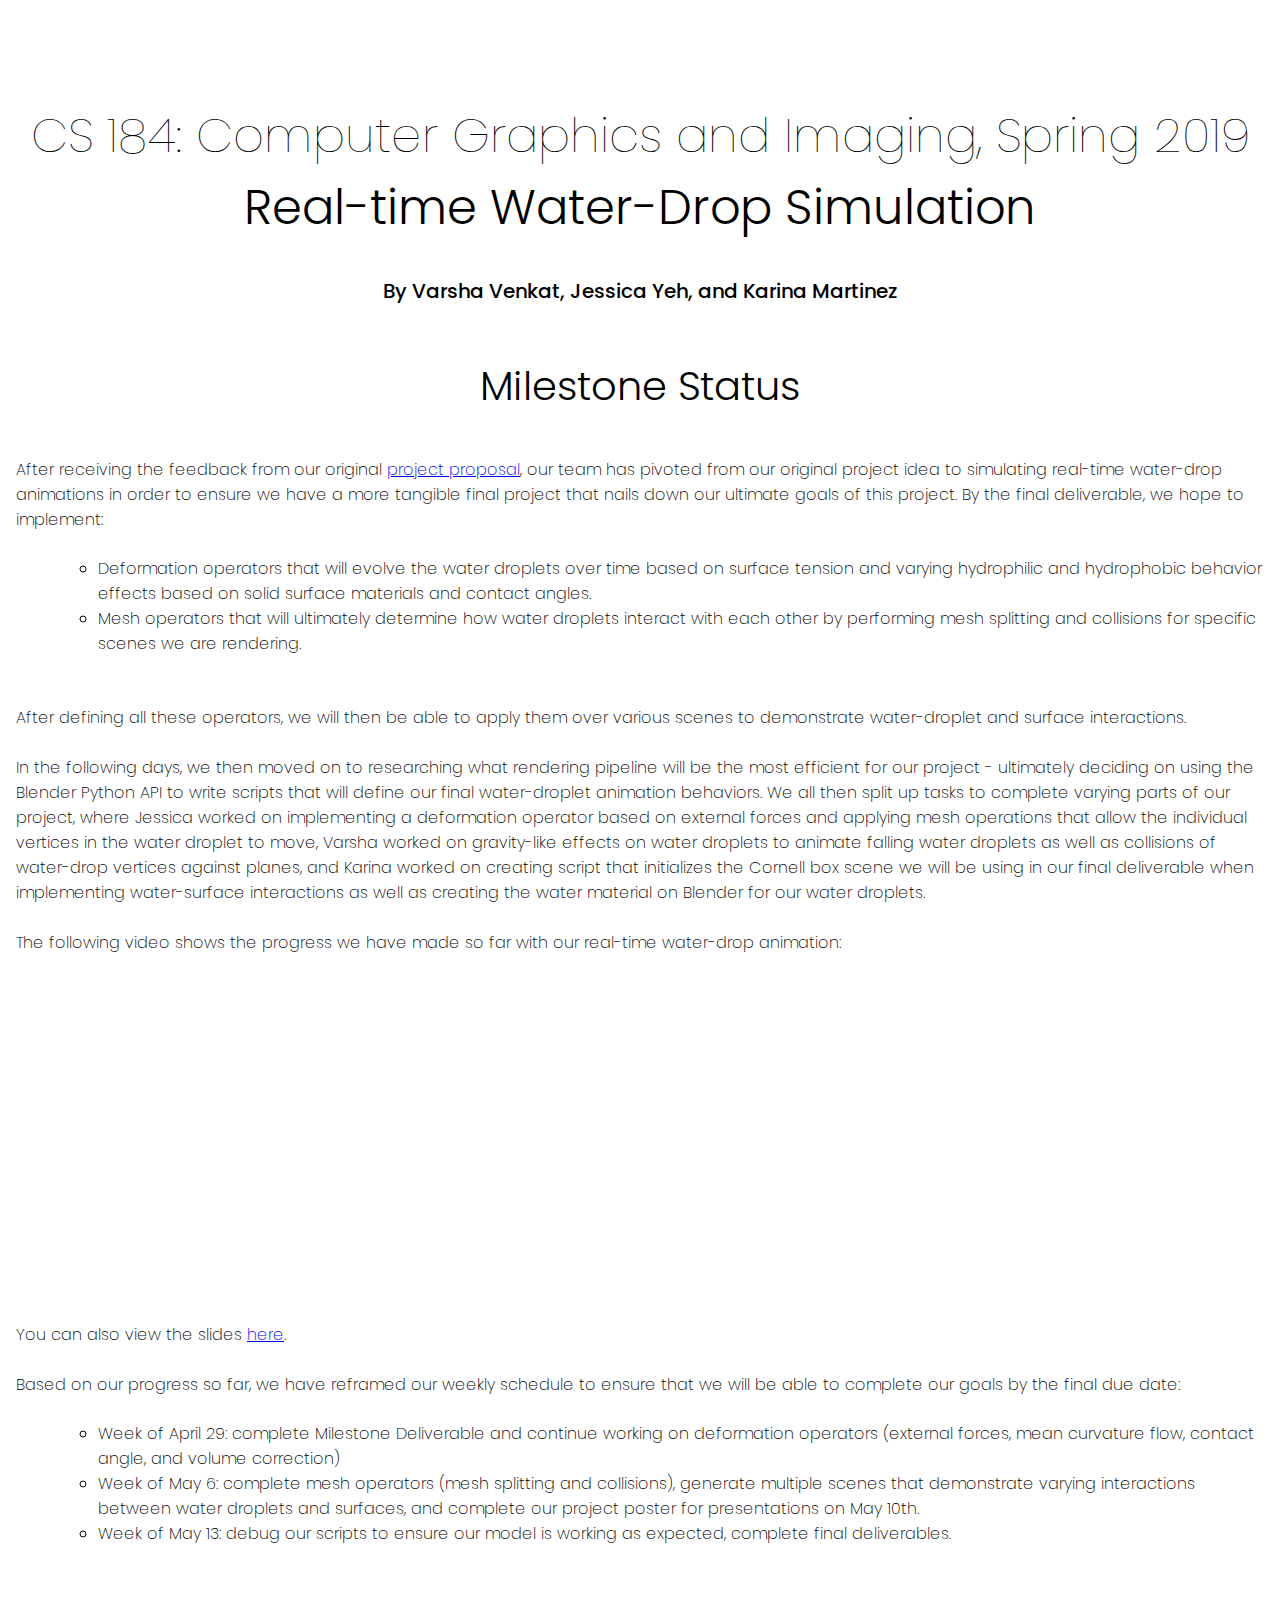
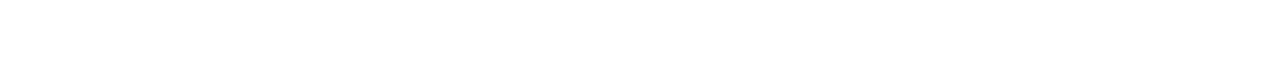
<file: midpoint.html>
<!DOCTYPE html>
<html>
<head>

	<title>Water-Drop Simulation</title>

	<link href="https://fonts.googleapis.com/css?family=Poppins:100,200,300,500" rel="stylesheet">
	<link rel="stylesheet" href="css/main.css">
	</head>
	<body>
	<div>
			<h1>CS 184: Computer Graphics and Imaging, Spring 2019<br>
			<span class="sp-1">Real-time Water-Drop Simulation</span></h1>
			<h3>By Varsha Venkat, Jessica Yeh, and Karina Martinez</h3>

				<h2>Milestone Status</h2>
				<p>After receiving the feedback from our original <a href="proposal.html">project proposal</a>, our
          team has pivoted from our original project idea to simulating real-time
          water-drop animations in order to ensure we have a more tangible final
          project that nails down our ultimate goals of this project. By the final
          deliverable, we hope to implement:</p>
          <ol>
            <li>Deformation operators that will evolve the water droplets over
              time based on surface tension and varying hydrophilic and hydrophobic
              behavior effects based on solid surface materials and contact angles.</li>
            <li>Mesh operators that will ultimately determine how water droplets interact
              with each other by performing mesh splitting and collisions for specific scenes we are rendering.</li>
          </ol>
        <p>
          <br>
          After defining all these operators, we will then be able to apply them over
          various scenes to demonstrate water-droplet and surface interactions.
          <br><br>
          In the following days, we then moved on to researching what rendering pipeline
          will be the most efficient for our project - ultimately deciding on using
          the Blender Python API to write scripts that will define our final water-droplet
          animation behaviors. We all then split up tasks to complete varying parts
          of our project, where Jessica worked on implementing a deformation operator
          based on external forces and applying mesh operations that allow the
          individual vertices in the water droplet to move, Varsha worked on
          gravity-like effects on water droplets to animate falling water droplets
          as well as collisions of water-drop vertices against planes, and Karina
          worked on creating script that initializes the Cornell box scene we will
          be using in our final deliverable when implementing water-surface interactions
          as well as creating the water material on Blender for our water droplets.
          <br><br>
          The following video shows the progress we have made so far with our real-time
					water-drop animation:
				</p>

					<div align="middle">
						<iframe width="560" height="315" src="https://www.youtube.com/embed/iSIFFzVfnqQ" frameborder="0" allow="accelerometer; autoplay; encrypted-media; gyroscope; picture-in-picture" allowfullscreen></iframe>
					</div>

				<p>
					You can also view the slides <a href="https://docs.google.com/presentation/d/1zPWnIbK43R0BBk8iFuALw9IbOIYhWIj8S0sI_IUiUJY/edit?usp=sharing">here</a>.
					<br><br>
          Based on our progress so far, we have reframed our weekly schedule to ensure
          that we will be able to complete our goals by the final due date:</p>
          <ol>
            <li>Week of April 29: complete Milestone Deliverable and continue working
              on deformation operators (external forces, mean curvature flow, contact
              angle, and volume correction)</li>
            <li>Week of May 6: complete mesh operators (mesh splitting and collisions),
              generate multiple scenes that demonstrate varying interactions between water
              droplets and surfaces, and complete our project poster for presentations on May 10th.</li>
            <li>Week of May 13: debug our scripts to ensure our model is working as expected, complete final deliverables.</li>
          </ol>
				</p>
				<br><br><br><br>
	</div>
	</body>
</html>
</file>
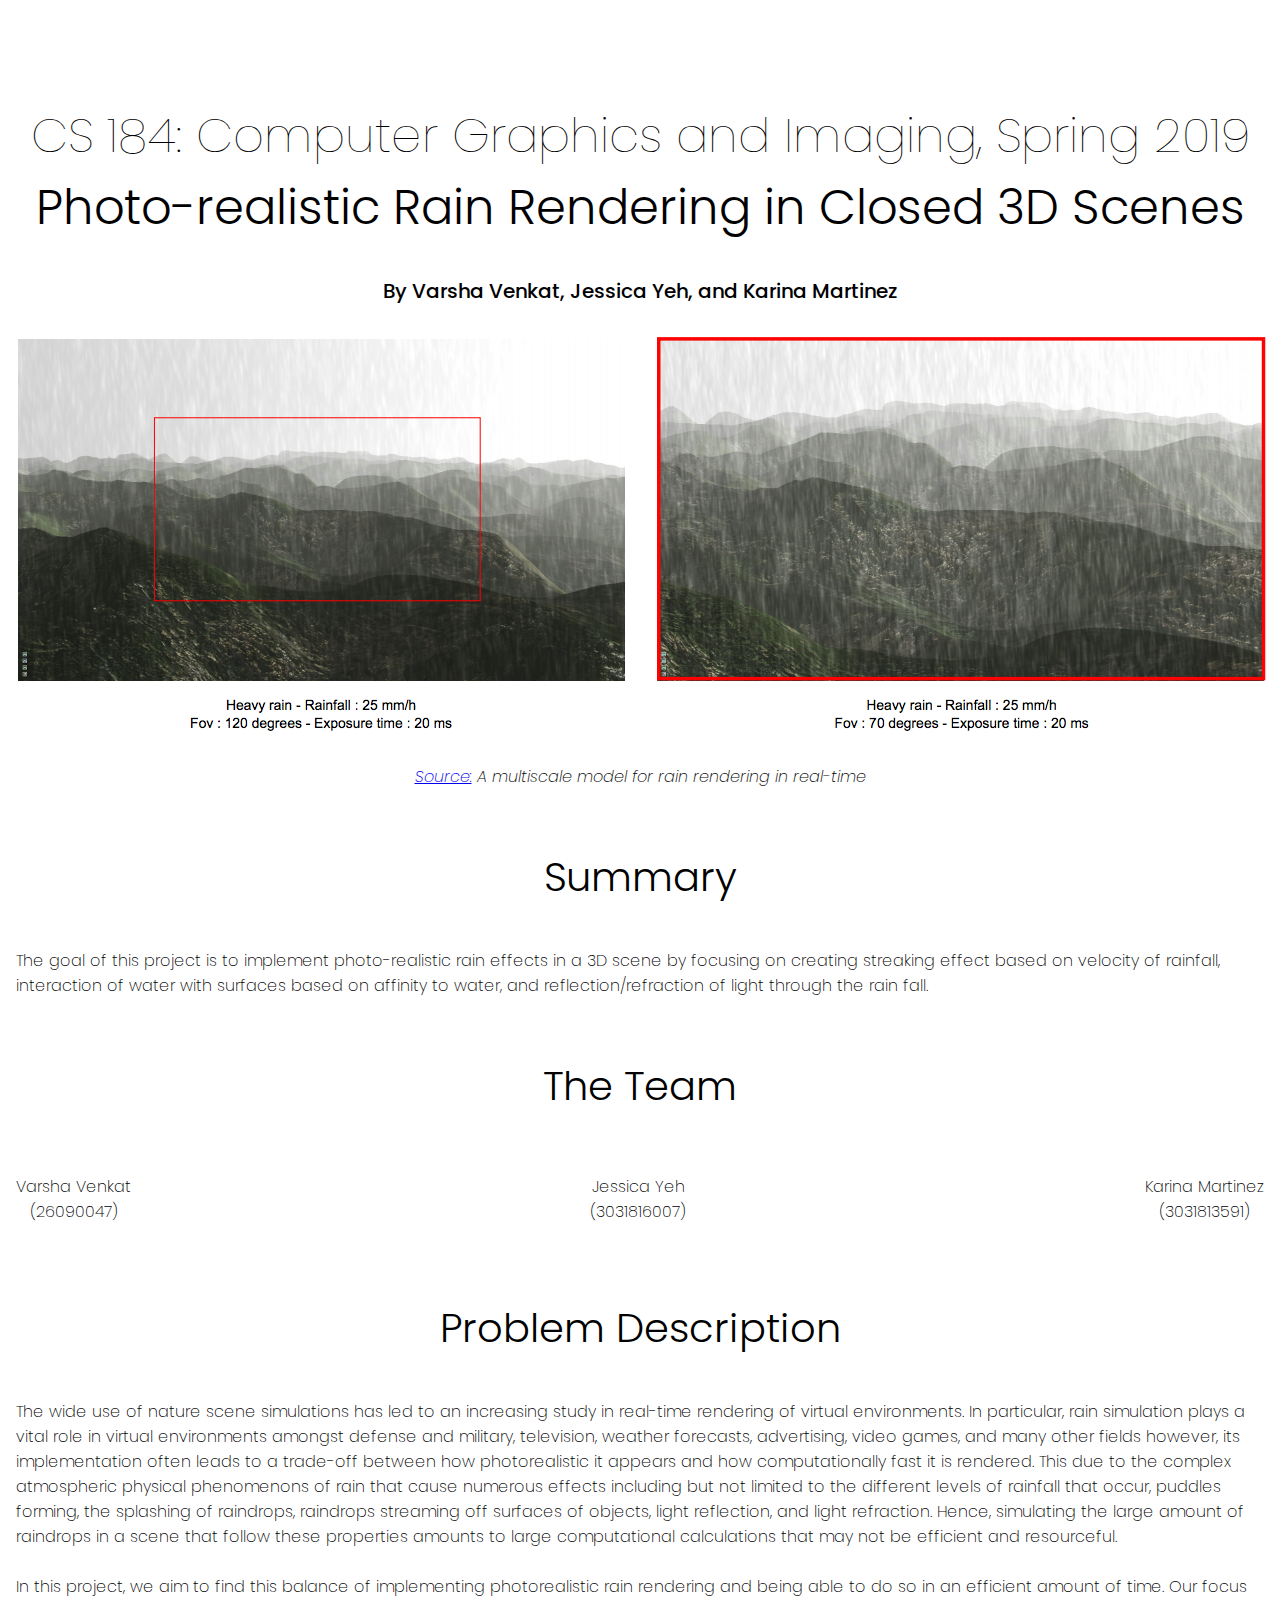
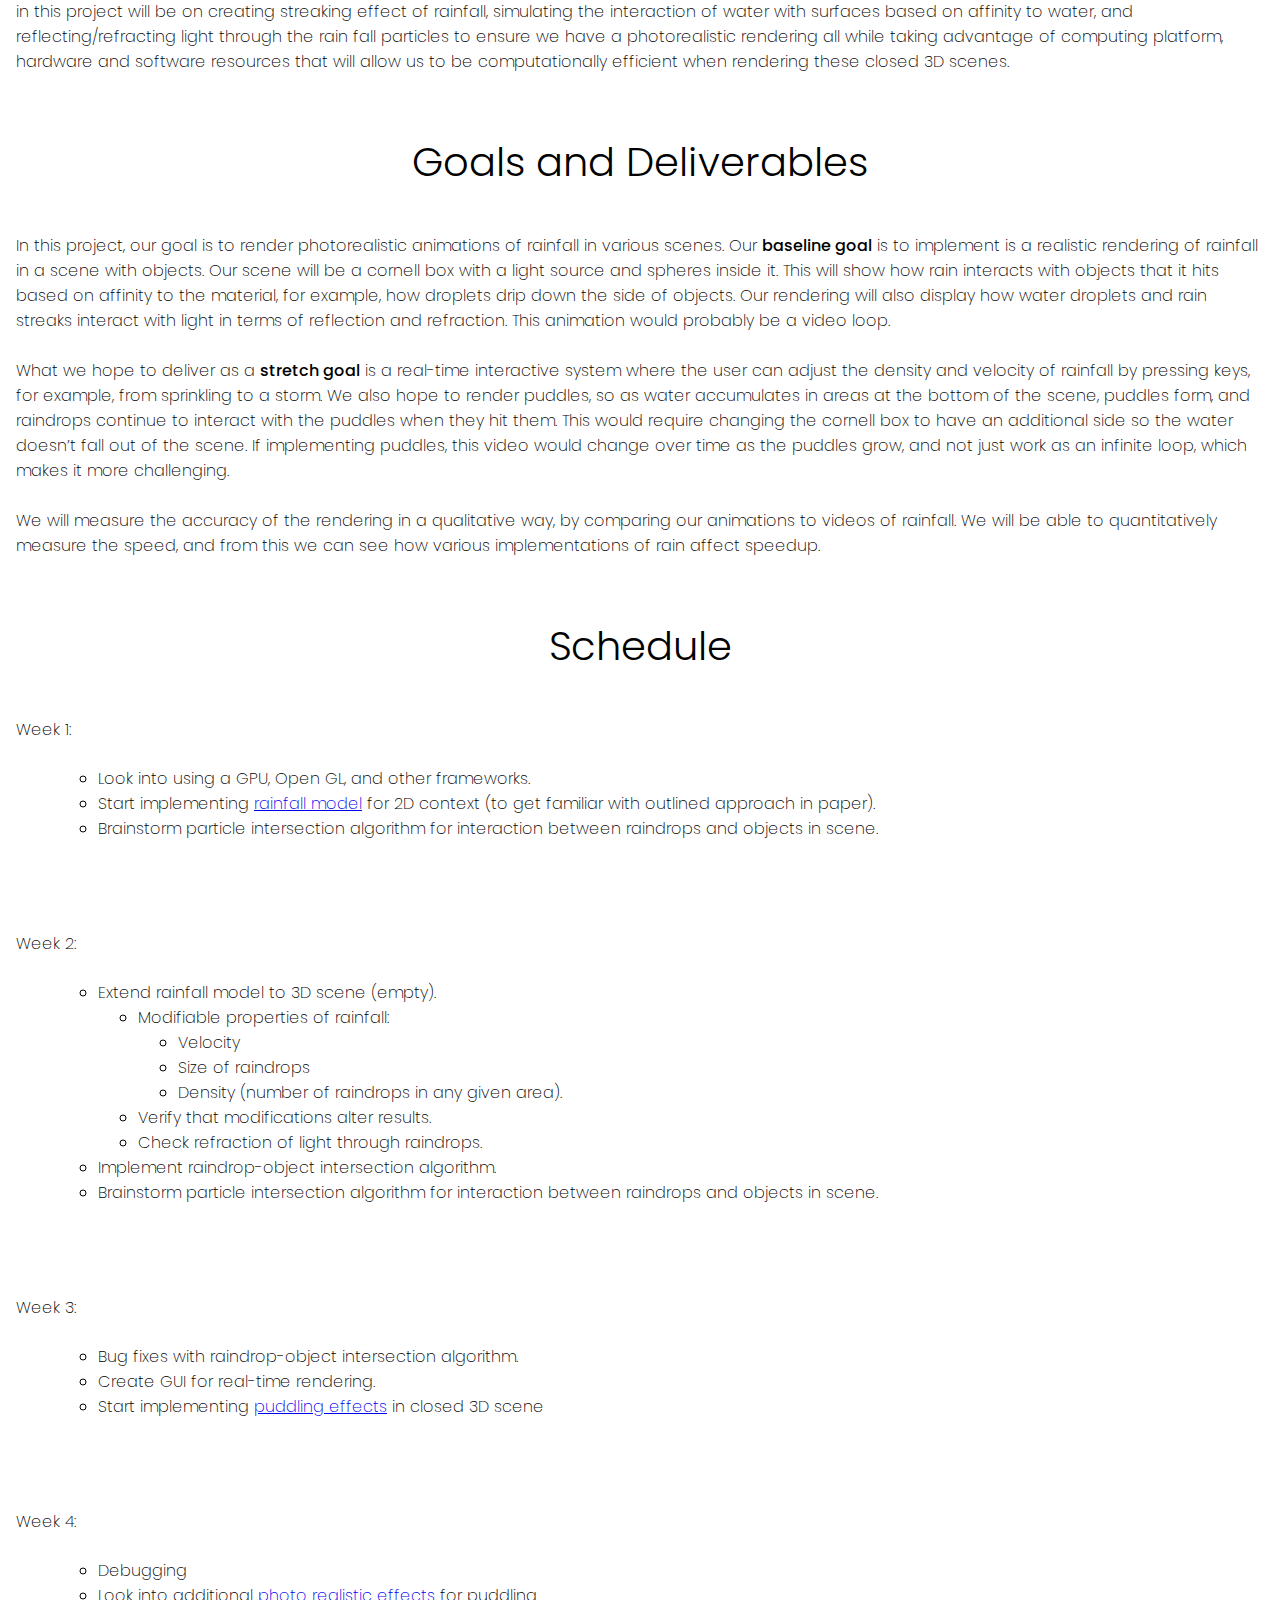
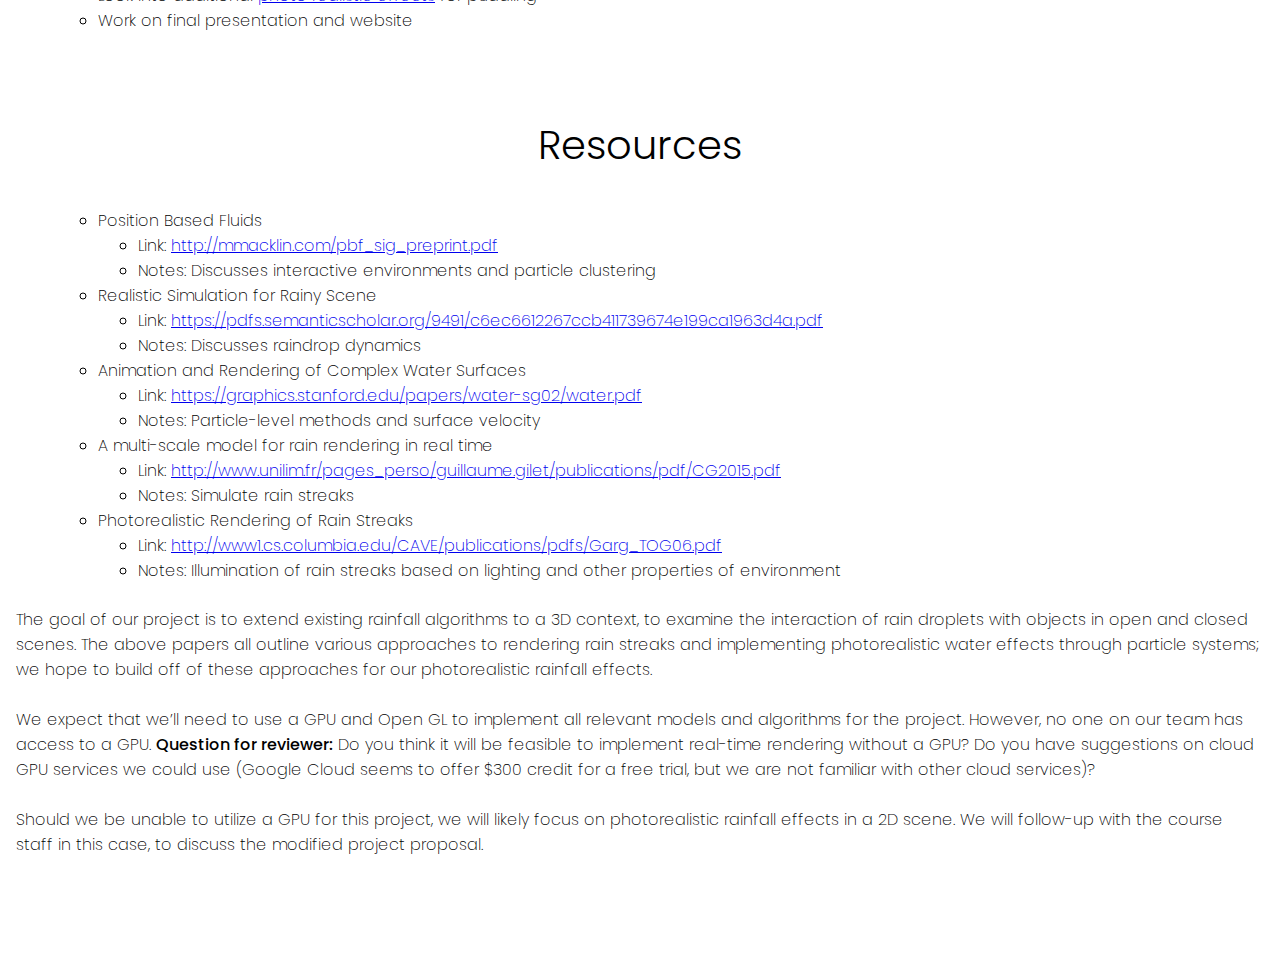
<file: proposal.html>
<!DOCTYPE html>
<html>
<head>

	<title>Rain Renderer</title>

	<link href="https://fonts.googleapis.com/css?family=Poppins:100,200,300,500" rel="stylesheet">
	<link rel="stylesheet" href="css/main.css">
	</head>
	<body>
	<div>
			<h1>CS 184: Computer Graphics and Imaging, Spring 2019<br>
			<span class="sp-1">Photo-realistic Rain Rendering in Closed 3D Scenes</span></h1>
			<h3>By Varsha Venkat, Jessica Yeh, and Karina Martinez</h3>

			<img src="picture2.png" class="center">
			<p class="middle"><i><a href="http://www.unilim.fr/pages_perso/guillaume.gilet/publications/pdf/CG2015.pdf?fbclid=IwAR3qM1ZkLCVYtT6eR0cY5lODuvT66iErZ-yHPOuRZQvhduA-5mtlz76dTog">Source:</a> A multiscale model for rain rendering in real-time</i></p>


				<h2>Summary</h2>
				<p>The goal of this project is to implement photo-realistic rain effects
					in a 3D scene by focusing on creating streaking effect based on velocity
					of rainfall, interaction of water with surfaces based on affinity to water,
					and reflection/refraction of light through the rain fall.</p>

				<h2>The Team</h2>

				<div class="row">

					<div class="column-left">
						<p>Varsha Venkat <br> (26090047)</p>
					</div>

					<div class="column-center">
						<p> Jessica Yeh <br> (3031816007) </p>
					</div>

					<div class="column-right">
						<p> Karina Martinez <br> (3031813591) </p>
					</div>

				</div>

				<h2>Problem Description</h2>
				<p>The wide use of nature scene simulations has led to an increasing
					study in real-time rendering of virtual environments. In particular,
					rain simulation plays a vital role in virtual environments amongst
					defense and military, television, weather forecasts, advertising, video
					games, and many other fields however, its implementation often leads to
					a trade-off between how photorealistic it appears and how computationally
					fast it is rendered. This due to the complex atmospheric physical
					phenomenons of rain that cause numerous effects including but not limited
					to the different levels of rainfall that occur, puddles forming, the
					splashing of raindrops, raindrops streaming off surfaces of objects,
					light reflection, and light refraction. Hence, simulating the large
					amount of raindrops in a scene that follow these properties amounts to large
					computational calculations that may not be efficient and resourceful.
					<br><br>
					In this project, we aim to find this balance of implementing photorealistic
					rain rendering and being able to do so in an efficient amount of time.
					Our focus in this project will be on creating streaking effect of rainfall,
					simulating the interaction of water with surfaces
					based on affinity to water, and reflecting/refracting light through the
					rain fall particles to ensure we have a photorealistic rendering all while
					taking advantage of computing platform, hardware and software resources
					that will allow us to be computationally efficient when rendering these
					closed 3D scenes.
				</p>

				<h2>Goals and Deliverables</h2>
				<p>In this project, our goal is to render photorealistic animations of
					rainfall in various scenes. Our <span class="sp-2">baseline goal</span> is to implement is a
					realistic rendering of rainfall in a scene with objects. Our scene will
					be a cornell box with a light source and spheres inside it. This will
					show how rain interacts with objects that it hits based on affinity to the
					material, for example, how droplets drip down the side of objects. Our
					rendering will also display how water droplets and rain streaks interact with
					light in terms of reflection and refraction. This animation would probably be a video loop.
					<br><br>
					What we hope to deliver as a <span class="sp-2">stretch goal</span> is a real-time interactive
					system where the user can adjust the density and velocity of rainfall by
					pressing keys, for example, from sprinkling to a storm. We also hope to render
					puddles, so as water accumulates in areas at the bottom of the scene, puddles
					form, and raindrops continue to interact with the puddles when they hit them.
					This would require changing the cornell box to have an additional side so the water
					doesn’t fall out of the scene. If implementing puddles, this video would change over
					time as the puddles grow, and not just work as an infinite loop, which makes it more challenging.
					<br><br>
					We will measure the accuracy of the rendering in a qualitative way, by comparing our
					animations to videos of rainfall. We will be able to quantitatively measure the speed,
					and from this we can see how various implementations of rain affect speedup.
				</p>

				<h2>Schedule</h2>
				<p>
					Week 1:
					<ol>
					  <li>Look into using a GPU, Open GL, and other frameworks.</li>
					  <li>Start implementing <a href="http://www.unilim.fr/pages_perso/guillaume.gilet/publications/pdf/CG2015.pdf">rainfall model</a> for 2D context (to get familiar with outlined approach in paper).</li>
					  <li>Brainstorm particle intersection algorithm for interaction between raindrops and objects in scene.</li>
					</ol>
					<br>
				</p>

				<p>
					Week 2:
					<ol>
						<li>Extend rainfall model to 3D scene (empty).
							<ul>
								<li>Modifiable properties of rainfall:
									<ul>
										<li>Velocity</li>
										<li>Size of raindrops</li>
										<li>Density (number of raindrops in any given area).</li>
									</ul>
								</li>
								<li>Verify that modifications alter results.</li>
								<li>Check refraction of light through raindrops.</li>
							</ul>
						</li>
						<li>Implement raindrop-object intersection algorithm.</li>
						<li>Brainstorm particle intersection algorithm for interaction between raindrops and objects in scene.</li>
					</ol>
					<br>
				</p>

				<p>Week 3:
					<ol>
						<li>Bug fixes with raindrop-object intersection algorithm.</li>
						<li>Create GUI for real-time rendering.</li>
						<li>Start implementing <a href="http://mmacklin.com/pbf_sig_preprint.pdf">puddling effects</a> in closed 3D scene</li>
					</ol>
					<br>
				</p>

				<p>Week 4:
					<ol>
						<li>Debugging</li>
						<li>Look into additional <a href="https://graphics.stanford.edu/papers/water-sg02/water.pdf">photo realistic effects</a> for puddling</li>
						<li>Work on final presentation and website</li>
					</ol>
				</p>

				<h2>Resources</h2>
				<ol>
					<li>Position Based Fluids
						<ul>
							<li>Link: <a href="http://mmacklin.com/pbf_sig_preprint.pdf">http://mmacklin.com/pbf_sig_preprint.pdf</a></li>
							<li>Notes: Discusses interactive environments and particle clustering</li>
						</ul>
					</li>
					<li>Realistic Simulation for Rainy Scene
						<ul>
							<li>Link: <a href="https://pdfs.semanticscholar.org/9491/c6ec6612267ccb411739674e199ca1963d4a.pdf">https://pdfs.semanticscholar.org/9491/c6ec6612267ccb411739674e199ca1963d4a.pdf</a></li>
							<li>Notes: Discusses raindrop dynamics</li>
						</ul>
					</li>
					<li>Animation and Rendering of Complex Water Surfaces
						<ul>
							<li>Link: <a href=" https://graphics.stanford.edu/papers/water-sg02/water.pdf"> https://graphics.stanford.edu/papers/water-sg02/water.pdf</a></li>
							<li>Notes: Particle-level methods and surface velocity</li>
						</ul>
					</li>
					<li>A multi-scale model for rain rendering in real time
						<ul>
							<li>Link: <a href="http://www.unilim.fr/pages_perso/guillaume.gilet/publications/pdf/CG2015.pdf">http://www.unilim.fr/pages_perso/guillaume.gilet/publications/pdf/CG2015.pdf</a></li>
							<li>Notes: Simulate rain streaks</li>
						</ul>
					</li>
					<li>Photorealistic Rendering of Rain Streaks
						<ul>
							<li>Link: <a href="http://www1.cs.columbia.edu/CAVE/publications/pdfs/Garg_TOG06.pdf ">http://www1.cs.columbia.edu/CAVE/publications/pdfs/Garg_TOG06.pdf </a></li>
							<li>Notes: Illumination of rain streaks based on lighting and other properties of environment</li>
						</ul>
					</li>
				</ol>

				<p>The goal of our project is to extend existing rainfall algorithms to a 3D context,
					to examine the interaction of rain droplets with objects in open and closed scenes.
					The above papers all outline various approaches to rendering rain streaks and implementing
					photorealistic water effects through particle systems; we hope to build off of these approaches for our photorealistic rainfall effects.
					<br><br>
					We expect that we’ll need to use a GPU and Open GL to implement all relevant
					models and algorithms for the project. However, no one on our team has access to a GPU.
					<span class="sp-2">Question for reviewer:</span> Do you think it will be feasible to implement real-time rendering
					without a GPU? Do you have suggestions on cloud GPU services we could use (Google Cloud
					seems to offer $300 credit for a free trial, but we are not familiar with other cloud services)?
					<br><br>
					Should we be unable to utilize a GPU for this project, we will likely focus on
					photorealistic rainfall effects in a 2D scene. We will follow-up with the course staff
					in this case, to discuss the modified project proposal.
				</p>
				<br><br><br><br>

	</div>
	</body>
</html>
</file>
<file: css/main.css>
h1 {
  font-family: 'Poppins', sans-serif;
  font-weight: 100;
  font-size: 48px;
  text-align: center;
  margin-top: 100px;
}

h2 {
  font-family: 'Poppins', sans-serif;
  font-weight: 300;
  font-size: 40px;
  text-align: center;
  margin-top: 50px;
}

h3 {
  font-family: 'Poppins', sans-serif;
  font-weight: 500;
  font-size: 20px;
  text-align: center;
}

h4 {
  font-family: 'Poppins', sans-serif;
  text-align: left;
  margin-top: 20px;
}

code {
  font-family: courier;
  padding: 0.2em;
  margin: 0;
  background-color: rgba(0,0,0,0.04);
  border-radius: 3px;
  color: #003366;
}

a.anchor {
    display: block;
    position: relative;
    top: -50px;
    visibility: hidden;
}

/* div {
  margin: 100px;
} */

figcaption {
  font-family: 'Poppins', sans-serif;
  font-weight: 200;
}

p {
  font-family: 'Poppins', sans-serif;
  font-weight: 200;
  font-size: 16px;
  padding: 0.5em;
}

.center {
  display: block;
  margin-left: auto;
  margin-right: auto;
}

ul {
  list-style-type: circle;
}

li {
  font-family: 'Poppins', sans-serif;
  font-weight: 200;
  font-size: 16px;
}

ol {
  list-style-type: circle;
  margin-left: 50px;
}

.middle {
  text-align: center;
}

.sp-1 {
  font-weight: 300;
}

.sp-2 {
  font-weight: 500;
}

.column-left {
  float: left;
}

.column-right {
  float: right;
}
.column-center {
  display: inline-block;
}

.row {
  margin: 0px;
  text-align: center;
}

.dropdown-menu .sub-menu {
  left: 100%;
  position: absolute;
  top: 0;
  visibility: hidden;
  margin-top: -1px;
}

.dropdown-menu li:hover .sub-menu {
  visibility: visible;
}

.dropdown:hover .dropdown-menu {
  display: block;
}

.nav-tabs .dropdown-menu,
.nav-pills .dropdown-menu,
.navbar .dropdown-menu {
  margin-top: 0;
}

.navbar .sub-menu:before {
  border-bottom: 7px solid transparent;
  border-left: none;
  border-right: 7px solid rgba(0, 0, 0, 0.2);
  border-top: 7px solid transparent;
  left: -7px;
  top: 10px;
}

.navbar .sub-menu:after {
  border-top: 6px solid transparent;
  border-left: none;
  border-right: 6px solid #fff;
  border-bottom: 6px solid transparent;
  left: 10px;
  top: 11px;
  left: -6px;
}

/* Three image containers (use 25% for four, and 50% for two, etc) */
.column {
  float: left;
  width: 33.33%;
  padding: 5px;
}

.column2 {
  float: left;
  width: 50%;
  padding: 5px;
}

/* Clear floats after image containers */
.row::after {
  content: "";
  clear: both;
  display: table;
}
</file>
